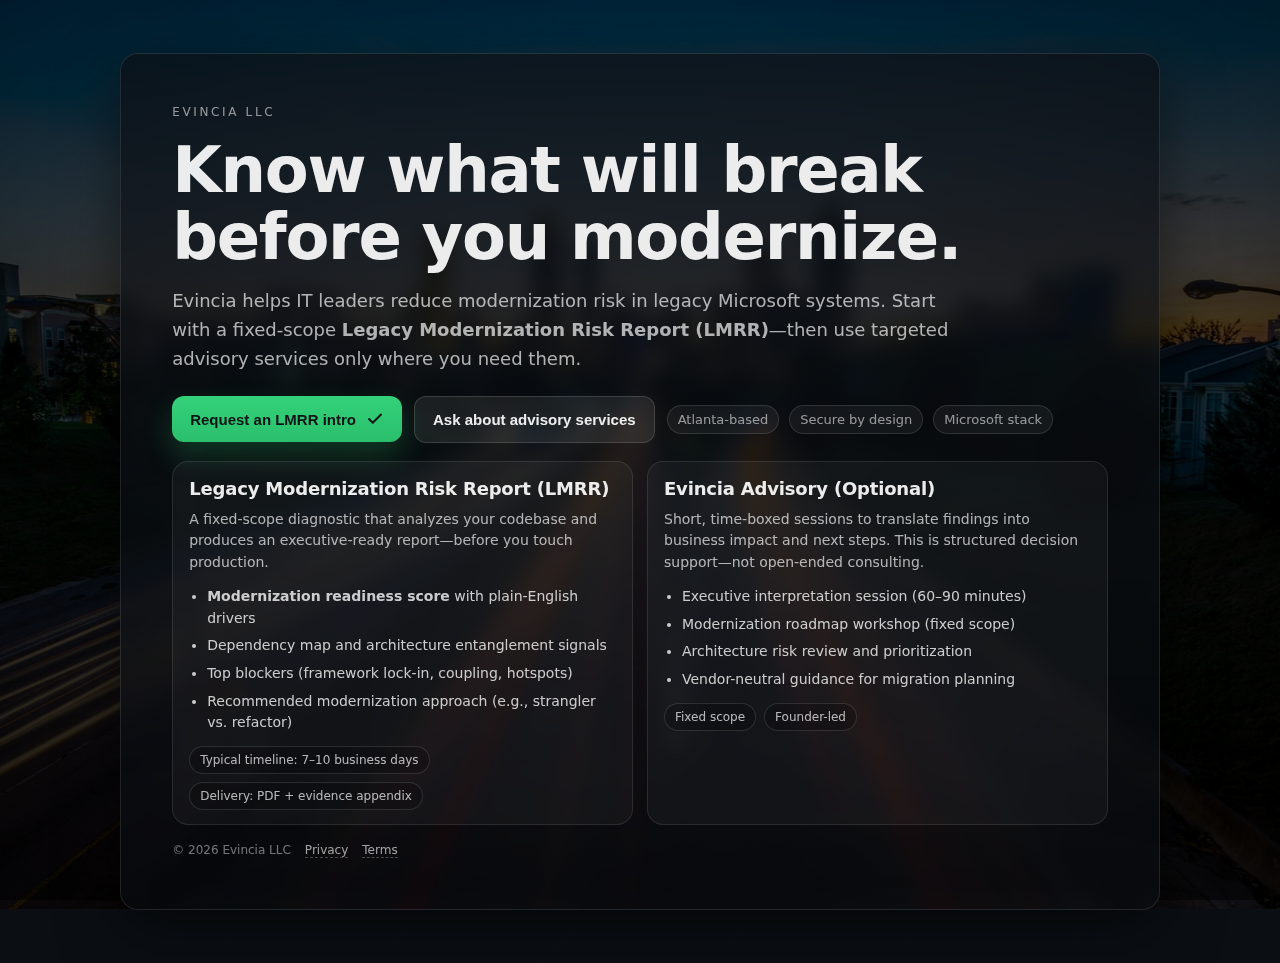
<file: index.html>
<!doctype html>
<html lang="en">
<head>
  <meta charset="utf-8" />
  <meta name="viewport" content="width=device-width, initial-scale=1" />
  <title>Evincia LLC — Legacy Risk Intelligence</title>
  <meta name="description" content="Evincia helps IT leaders modernize legacy systems safely. Get a Legacy Modernization Risk Report (LMRR) to understand what will break before you migrate." />

  <link rel="stylesheet" href="css/main.css" />
  <script src="js/main.js" defer></script>
</head>

<body>
  <a class="skip" href="#content">Skip to content</a>

  <div class="bg" aria-hidden="true"></div>
  <div class="vignette" aria-hidden="true"></div>
  <div class="lines" aria-hidden="true"></div>

  <main class="wrap" id="content">
    <section class="hero" aria-label="Evincia overview">
      <div class="brand">EVINCIA LLC</div>

      <h1>Know what will break<br/>before you modernize.</h1>

      <p class="sub">
        Evincia helps IT leaders reduce modernization risk in legacy Microsoft systems.
        Start with a fixed-scope <strong>Legacy Modernization Risk Report (LMRR)</strong>—then use
        targeted advisory services only where you need them.
      </p>

      <div class="actions">
        <button class="btn" id="ctaRisk" type="button">
          Request an LMRR intro
          <span class="icon" aria-hidden="true">
            <svg viewBox="0 0 24 24" fill="none">
              <path d="M20 6L9 17l-5-5" stroke="currentColor" stroke-width="2.6" stroke-linecap="round" stroke-linejoin="round"/>
            </svg>
          </span>
        </button>

        <button class="btn btn-ghost" id="ctaAdvisory" type="button">
          Ask about advisory services
        </button>

        <div class="meta" aria-label="Highlights">
          <span class="pill">Atlanta-based</span>
          <span class="pill">Secure by design</span>
          <span class="pill">Microsoft stack</span>
        </div>
      </div>

      <div class="cards" role="list" aria-label="Offerings">
        <article class="card" role="listitem" aria-label="Legacy Modernization Risk Report">
          <h2>Legacy Modernization Risk Report (LMRR)</h2>
          <p class="card-sub">
            A fixed-scope diagnostic that analyzes your codebase and produces an executive-ready
            report—before you touch production.
          </p>
          <ul class="bullets">
            <li><strong>Modernization readiness score</strong> with plain-English drivers</li>
            <li>Dependency map and architecture entanglement signals</li>
            <li>Top blockers (framework lock-in, coupling, hotspots)</li>
            <li>Recommended modernization approach (e.g., strangler vs. refactor)</li>
          </ul>
          <div class="card-meta">
            <span class="tag">Typical timeline: 7–10 business days</span>
            <span class="tag">Delivery: PDF + evidence appendix</span>
          </div>
        </article>

        <article class="card" role="listitem" aria-label="Evincia advisory services">
          <h2>Evincia Advisory (Optional)</h2>
          <p class="card-sub">
            Short, time-boxed sessions to translate findings into business impact and next steps.
            This is structured decision support—not open-ended consulting.
          </p>
          <ul class="bullets">
            <li>Executive interpretation session (60–90 minutes)</li>
            <li>Modernization roadmap workshop (fixed scope)</li>
            <li>Architecture risk review and prioritization</li>
            <li>Vendor-neutral guidance for migration planning</li>
          </ul>
          <div class="card-meta">
            <span class="tag">Fixed scope</span>
            <span class="tag">Founder-led</span>
          </div>
        </article>
      </div>

      <div class="fineprint">
        <span>© <span id="year"></span> Evincia LLC</span>
        <a href="privacy.html">Privacy</a>
        <a href="terms.html">Terms</a>
      </div>
    </section>
  </main>
</body>
</html>
</file>
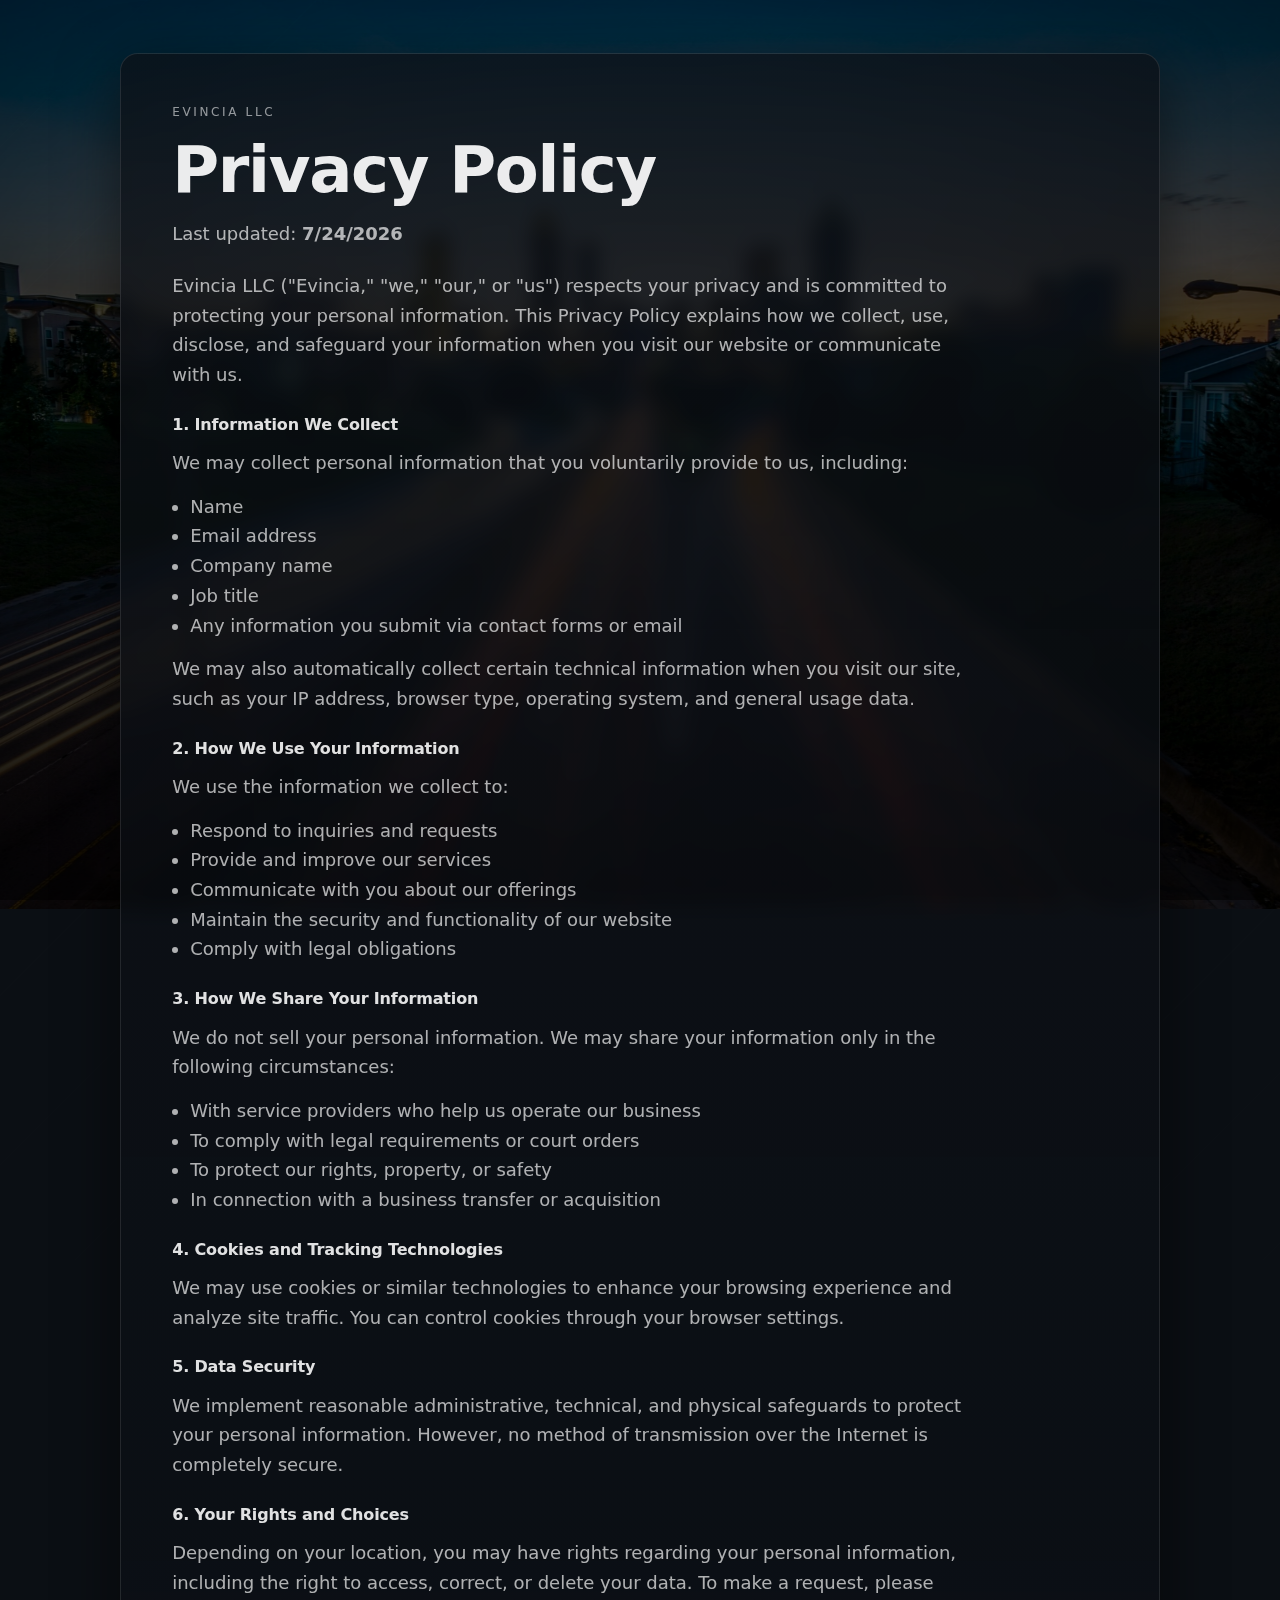
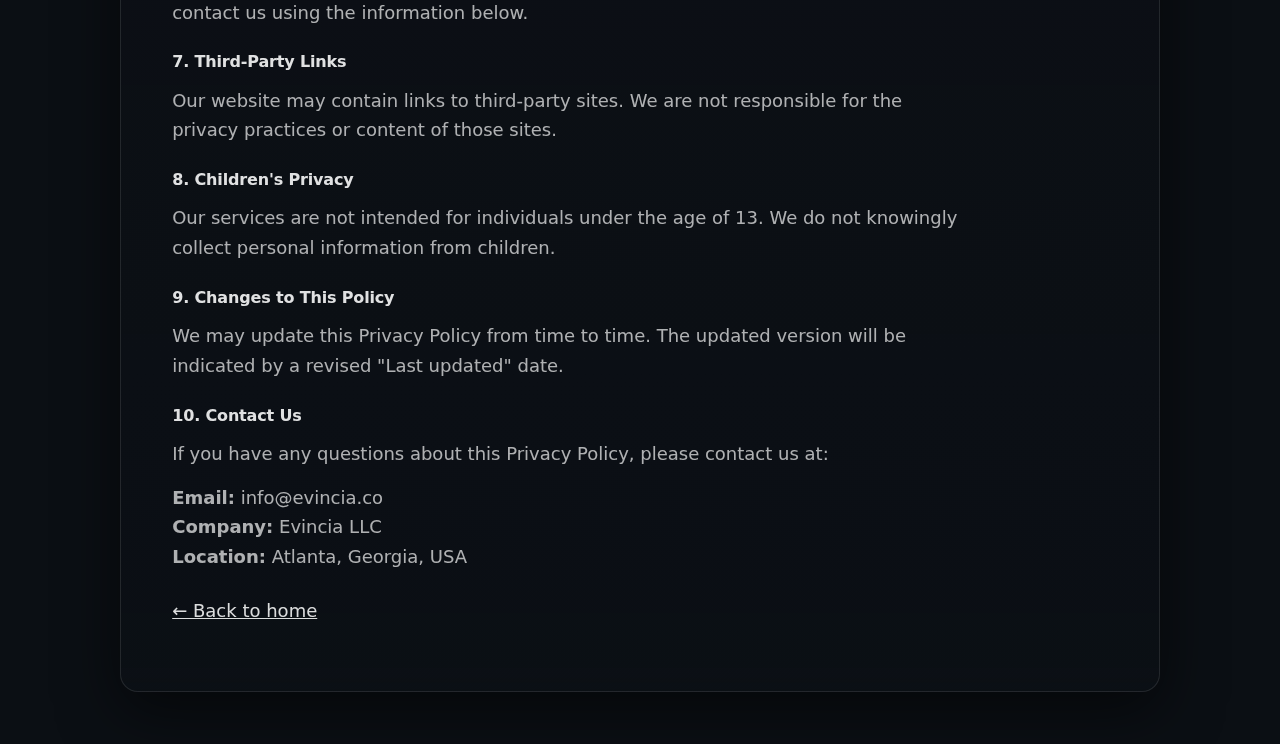
<file: privacy.html>
<!doctype html>
<html lang="en">
<head>
  <meta charset="utf-8" />
  <meta name="viewport" content="width=device-width, initial-scale=1" />
  <title>Privacy Policy — Evincia LLC</title>
  <meta name="description" content="Privacy Policy for Evincia LLC" />
  <link rel="stylesheet" href="css/main.css" />
  <script src="js/main.js" defer></script>
</head>

<body>
  <div class="bg" aria-hidden="true"></div>
  <div class="vignette" aria-hidden="true"></div>
  <div class="lines" aria-hidden="true"></div>

  <main class="wrap">
    <section class="hero" role="region" aria-label="Privacy Policy">
      <div class="brand">EVINCIA LLC</div>

      <h1>Privacy Policy</h1>

      <p class="sub">
        Last updated: <strong><span id="date"></span></strong>
      </p>

      <div class="policy">
        <p>
          Evincia LLC ("Evincia," "we," "our," or "us") respects your privacy and is committed
          to protecting your personal information. This Privacy Policy explains how we collect,
          use, disclose, and safeguard your information when you visit our website or
          communicate with us.
        </p>

        <h2>1. Information We Collect</h2>
        <p>
          We may collect personal information that you voluntarily provide to us, including:
        </p>
        <ul>
          <li>Name</li>
          <li>Email address</li>
          <li>Company name</li>
          <li>Job title</li>
          <li>Any information you submit via contact forms or email</li>
        </ul>

        <p>
          We may also automatically collect certain technical information when you visit our site,
          such as your IP address, browser type, operating system, and general usage data.
        </p>

        <h2>2. How We Use Your Information</h2>
        <p>
          We use the information we collect to:
        </p>
        <ul>
          <li>Respond to inquiries and requests</li>
          <li>Provide and improve our services</li>
          <li>Communicate with you about our offerings</li>
          <li>Maintain the security and functionality of our website</li>
          <li>Comply with legal obligations</li>
        </ul>

        <h2>3. How We Share Your Information</h2>
        <p>
          We do not sell your personal information. We may share your information only in the
          following circumstances:
        </p>
        <ul>
          <li>With service providers who help us operate our business</li>
          <li>To comply with legal requirements or court orders</li>
          <li>To protect our rights, property, or safety</li>
          <li>In connection with a business transfer or acquisition</li>
        </ul>

        <h2>4. Cookies and Tracking Technologies</h2>
        <p>
          We may use cookies or similar technologies to enhance your browsing experience and
          analyze site traffic. You can control cookies through your browser settings.
        </p>

        <h2>5. Data Security</h2>
        <p>
          We implement reasonable administrative, technical, and physical safeguards to protect
          your personal information. However, no method of transmission over the Internet is
          completely secure.
        </p>

        <h2>6. Your Rights and Choices</h2>
        <p>
          Depending on your location, you may have rights regarding your personal information,
          including the right to access, correct, or delete your data. To make a request, please
          contact us using the information below.
        </p>

        <h2>7. Third-Party Links</h2>
        <p>
          Our website may contain links to third-party sites. We are not responsible for the
          privacy practices or content of those sites.
        </p>

        <h2>8. Children's Privacy</h2>
        <p>
          Our services are not intended for individuals under the age of 13. We do not knowingly
          collect personal information from children.
        </p>

        <h2>9. Changes to This Policy</h2>
        <p>
          We may update this Privacy Policy from time to time. The updated version will be
          indicated by a revised "Last updated" date.
        </p>

        <h2>10. Contact Us</h2>
        <p>
          If you have any questions about this Privacy Policy, please contact us at:
        </p>
        <p>
          <strong>Email:</strong> info@evincia.co<br/>
          <strong>Company:</strong> Evincia LLC<br/>
          <strong>Location:</strong> Atlanta, Georgia, USA
        </p>

        <p style="margin-top: 24px;">
          <a href="index.html">← Back to home</a>
        </p>
      </div>
    </section>
  </main>

  <script>
    document.getElementById("date").textContent = new Date().toLocaleDateString();
  </script>
</body>
</html>
</file>
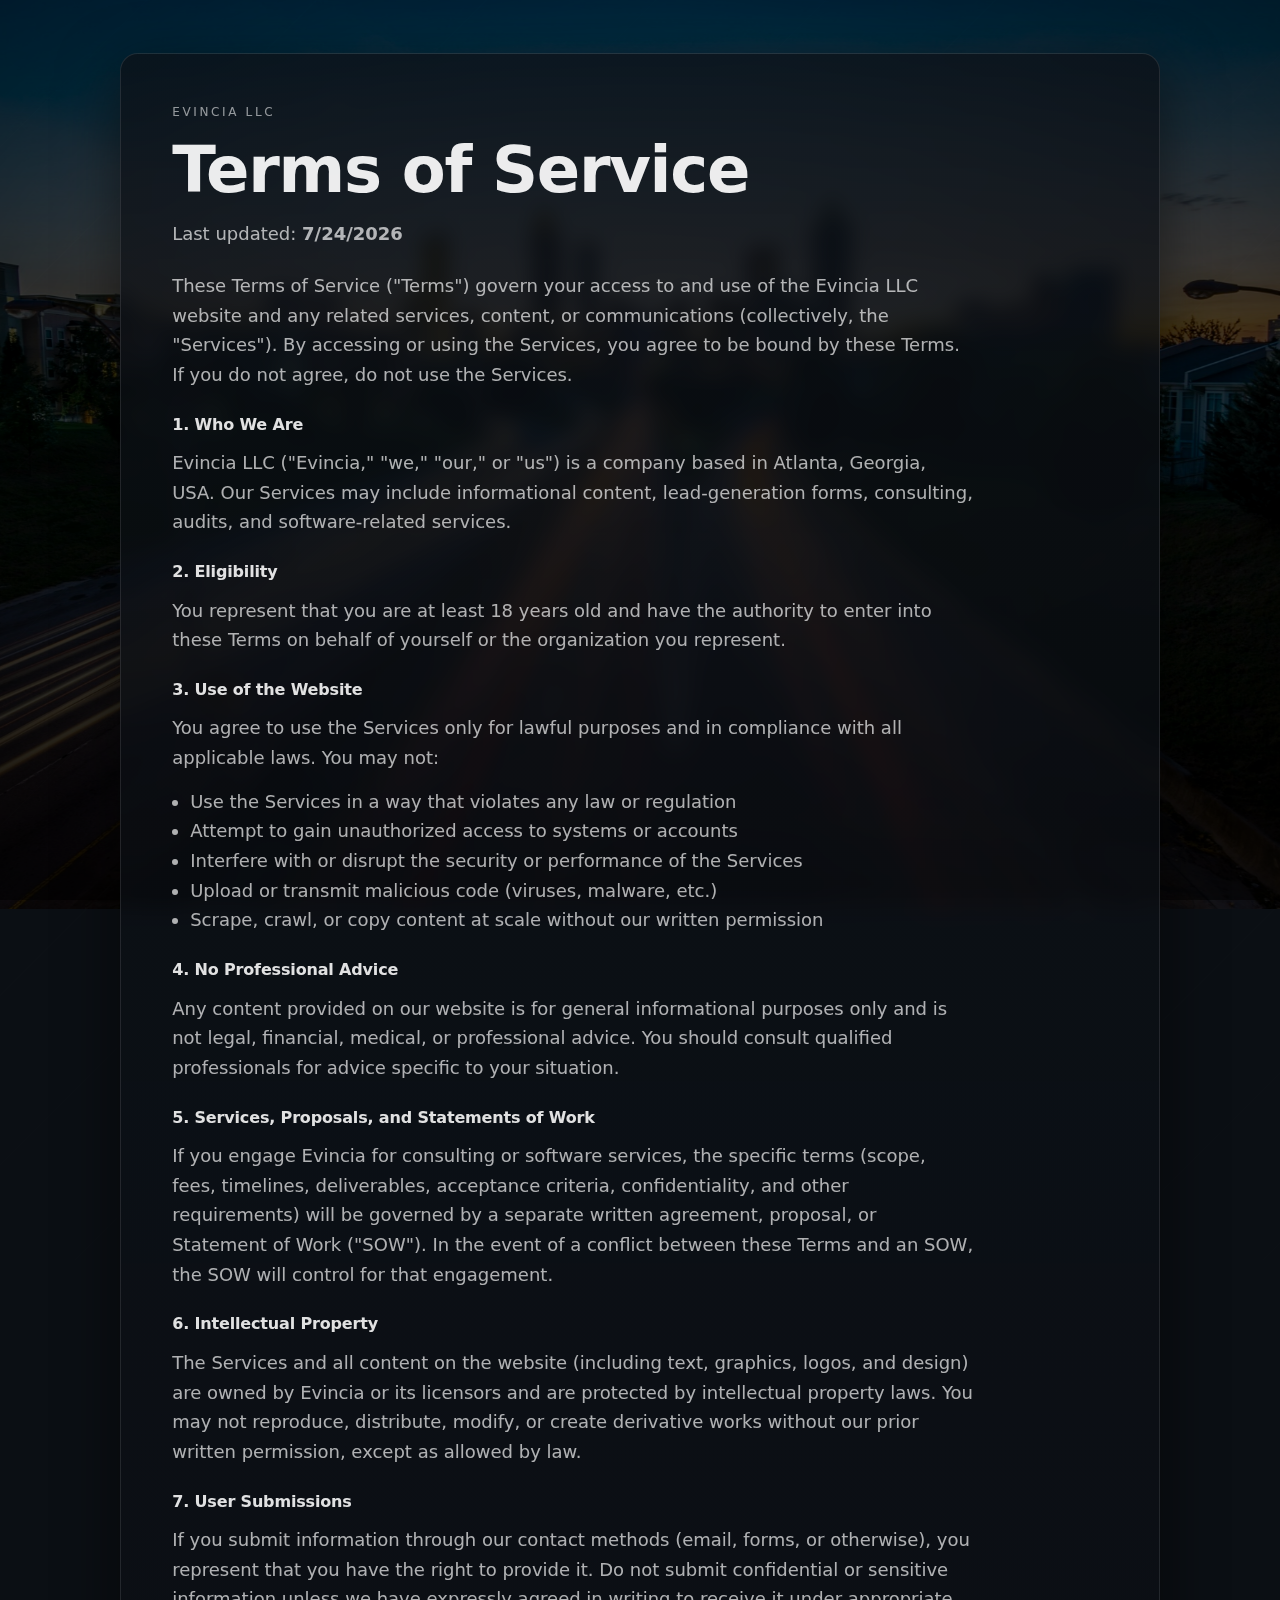
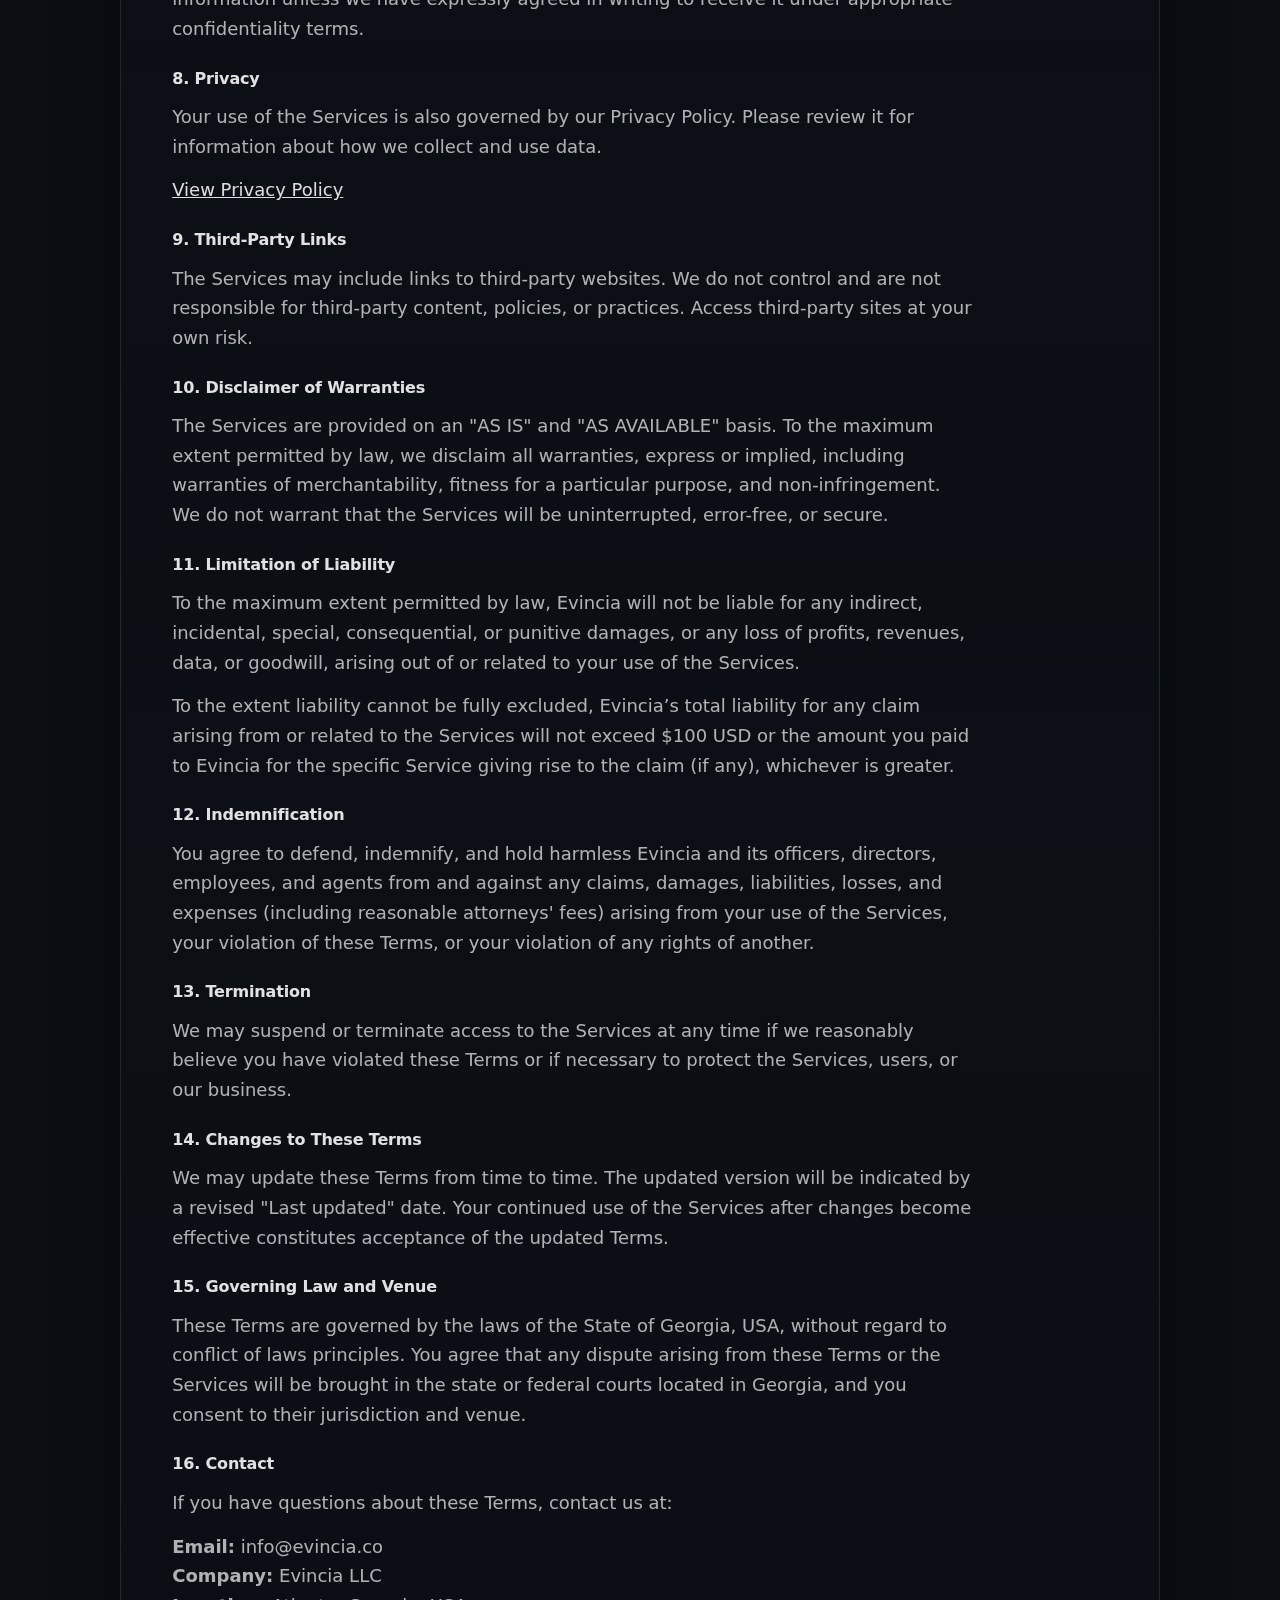
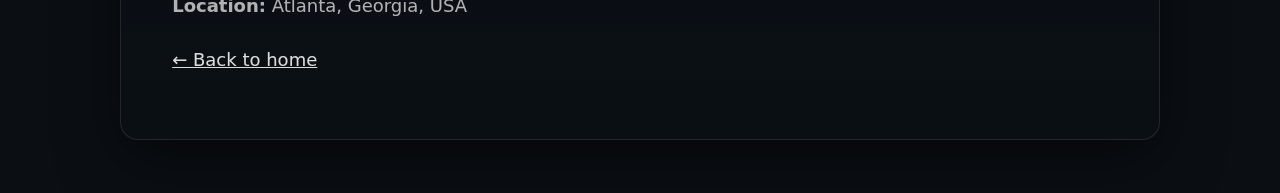
<file: terms.html>
<!doctype html>
<html lang="en">
<head>
  <meta charset="utf-8" />
  <meta name="viewport" content="width=device-width, initial-scale=1" />
  <title>Terms of Service — Evincia LLC</title>
  <meta name="description" content="Terms of Service for Evincia LLC" />
  <link rel="stylesheet" href="css/main.css" />
  <script src="js/main.js" defer></script>
</head>

<body>
  <div class="bg" aria-hidden="true"></div>
  <div class="vignette" aria-hidden="true"></div>
  <div class="lines" aria-hidden="true"></div>

  <main class="wrap">
    <section class="hero" role="region" aria-label="Terms of Service">
      <div class="brand">EVINCIA LLC</div>

      <h1>Terms of Service</h1>

      <p class="sub">
        Last updated: <strong><span id="date"></span></strong>
      </p>

      <div class="policy">
        <p>
          These Terms of Service ("Terms") govern your access to and use of the Evincia LLC
          website and any related services, content, or communications (collectively, the
          "Services"). By accessing or using the Services, you agree to be bound by these Terms.
          If you do not agree, do not use the Services.
        </p>

        <h2>1. Who We Are</h2>
        <p>
          Evincia LLC ("Evincia," "we," "our," or "us") is a company based in Atlanta, Georgia,
          USA. Our Services may include informational content, lead-generation forms, consulting,
          audits, and software-related services.
        </p>

        <h2>2. Eligibility</h2>
        <p>
          You represent that you are at least 18 years old and have the authority to enter into
          these Terms on behalf of yourself or the organization you represent.
        </p>

        <h2>3. Use of the Website</h2>
        <p>
          You agree to use the Services only for lawful purposes and in compliance with all
          applicable laws. You may not:
        </p>
        <ul>
          <li>Use the Services in a way that violates any law or regulation</li>
          <li>Attempt to gain unauthorized access to systems or accounts</li>
          <li>Interfere with or disrupt the security or performance of the Services</li>
          <li>Upload or transmit malicious code (viruses, malware, etc.)</li>
          <li>Scrape, crawl, or copy content at scale without our written permission</li>
        </ul>

        <h2>4. No Professional Advice</h2>
        <p>
          Any content provided on our website is for general informational purposes only and is
          not legal, financial, medical, or professional advice. You should consult qualified
          professionals for advice specific to your situation.
        </p>

        <h2>5. Services, Proposals, and Statements of Work</h2>
        <p>
          If you engage Evincia for consulting or software services, the specific terms (scope,
          fees, timelines, deliverables, acceptance criteria, confidentiality, and other
          requirements) will be governed by a separate written agreement, proposal, or Statement
          of Work ("SOW"). In the event of a conflict between these Terms and an SOW, the SOW will
          control for that engagement.
        </p>

        <h2>6. Intellectual Property</h2>
        <p>
          The Services and all content on the website (including text, graphics, logos, and
          design) are owned by Evincia or its licensors and are protected by intellectual
          property laws. You may not reproduce, distribute, modify, or create derivative works
          without our prior written permission, except as allowed by law.
        </p>

        <h2>7. User Submissions</h2>
        <p>
          If you submit information through our contact methods (email, forms, or otherwise), you
          represent that you have the right to provide it. Do not submit confidential or
          sensitive information unless we have expressly agreed in writing to receive it under
          appropriate confidentiality terms.
        </p>

        <h2>8. Privacy</h2>
        <p>
          Your use of the Services is also governed by our Privacy Policy. Please review it for
          information about how we collect and use data.
        </p>
        <p>
          <a href="privacy.html">View Privacy Policy</a>
        </p>

        <h2>9. Third-Party Links</h2>
        <p>
          The Services may include links to third-party websites. We do not control and are not
          responsible for third-party content, policies, or practices. Access third-party sites
          at your own risk.
        </p>

        <h2>10. Disclaimer of Warranties</h2>
        <p>
          The Services are provided on an "AS IS" and "AS AVAILABLE" basis. To the maximum extent
          permitted by law, we disclaim all warranties, express or implied, including warranties
          of merchantability, fitness for a particular purpose, and non-infringement. We do not
          warrant that the Services will be uninterrupted, error-free, or secure.
        </p>

        <h2>11. Limitation of Liability</h2>
        <p>
          To the maximum extent permitted by law, Evincia will not be liable for any indirect,
          incidental, special, consequential, or punitive damages, or any loss of profits,
          revenues, data, or goodwill, arising out of or related to your use of the Services.
        </p>
        <p>
          To the extent liability cannot be fully excluded, Evincia’s total liability for any
          claim arising from or related to the Services will not exceed $100 USD or the amount
          you paid to Evincia for the specific Service giving rise to the claim (if any),
          whichever is greater.
        </p>

        <h2>12. Indemnification</h2>
        <p>
          You agree to defend, indemnify, and hold harmless Evincia and its officers, directors,
          employees, and agents from and against any claims, damages, liabilities, losses, and
          expenses (including reasonable attorneys' fees) arising from your use of the Services,
          your violation of these Terms, or your violation of any rights of another.
        </p>

        <h2>13. Termination</h2>
        <p>
          We may suspend or terminate access to the Services at any time if we reasonably believe
          you have violated these Terms or if necessary to protect the Services, users, or our
          business.
        </p>

        <h2>14. Changes to These Terms</h2>
        <p>
          We may update these Terms from time to time. The updated version will be indicated by
          a revised "Last updated" date. Your continued use of the Services after changes become
          effective constitutes acceptance of the updated Terms.
        </p>

        <h2>15. Governing Law and Venue</h2>
        <p>
          These Terms are governed by the laws of the State of Georgia, USA, without regard to
          conflict of laws principles. You agree that any dispute arising from these Terms or the
          Services will be brought in the state or federal courts located in Georgia, and you
          consent to their jurisdiction and venue.
        </p>

        <h2>16. Contact</h2>
        <p>
          If you have questions about these Terms, contact us at:
        </p>
        <p>
          <strong>Email:</strong> info@evincia.co<br/>
          <strong>Company:</strong> Evincia LLC<br/>
          <strong>Location:</strong> Atlanta, Georgia, USA
        </p>

        <p style="margin-top: 24px;">
          <a href="index.html">← Back to home</a>
        </p>
      </div>
    </section>
  </main>

  <script>
    document.getElementById("date").textContent = new Date().toLocaleDateString();
  </script>
</body>
</html>
</file>
<file: css/main.css>
:root{
  --bg0: #0b0f14;
  --text: rgba(255,255,255,0.92);
  --muted: rgba(255,255,255,0.68);
  --muted2: rgba(255,255,255,0.56);
  --accent: #34d17a;
  --accent2: #2bbf6d;
  --shadow: 0 18px 60px rgba(0,0,0,0.55);

  --maxw: 1040px;
  --pad: clamp(18px, 3.5vw, 44px);
  --h1: clamp(36px, 6vw, 64px);
  --p: clamp(14px, 1.6vw, 18px);
  --brand: 12px;
  --radius: 18px;
}

*{ box-sizing: border-box; }
html, body { height: 100%; }

body{
  margin: 0;
  font-family: ui-sans-serif, system-ui, -apple-system, Segoe UI, Roboto, Helvetica, Arial, "Apple Color Emoji","Segoe UI Emoji";
  color: var(--text);
  background: var(--bg0);
  overflow-x: hidden;
}

.skip{
  position: absolute;
  left: -9999px;
  top: 8px;
  padding: 10px 12px;
  border-radius: 10px;
  background: rgba(12,16,22,0.92);
  color: var(--text);
  border: 1px solid rgba(255,255,255,0.18);
  z-index: 10;
}
.skip:focus{
  left: 12px;
}

/* Background photo */
.bg{
  position: fixed;
  inset: 0;
  background:
    linear-gradient(180deg, rgba(0,0,0,0.55), rgba(0,0,0,0.78)),
    url("../images/atlanta.jpg");
  background-size: cover;
  background-position: center;
  transform: scale(1.02);
  filter: saturate(1.05) contrast(1.02);
  z-index: -3;
}

/* Subtle vignette */
.vignette{
  position: fixed;
  inset: 0;
  background:
    radial-gradient(1200px 800px at 50% 45%, rgba(0,0,0,0.00), rgba(0,0,0,0.62));
  z-index: -2;
  pointer-events: none;
}

/* Diagonal line texture */
.lines{
  position: fixed;
  inset: -40%;
  background:
    repeating-linear-gradient(
      135deg,
      rgba(255,255,255,0.06) 0px,
      rgba(255,255,255,0.06) 1px,
      rgba(255,255,255,0.00) 1px,
      rgba(255,255,255,0.00) 120px
    );
  opacity: 0.18;
  transform: rotate(0.0001deg);
  z-index: -1;
  pointer-events: none;
  mix-blend-mode: overlay;
}

/* Layout */
.wrap{
  min-height: 100%;
  display: grid;
  place-items: center;
  padding: calc(var(--pad) * 1.2) var(--pad);
}

.hero{
  width: min(var(--maxw), 100%);
  padding: clamp(24px, 4vw, 60px);
  border-radius: var(--radius);
  background: linear-gradient(180deg, rgba(12,16,22,0.74), rgba(12,16,22,0.46));
  border: 1px solid rgba(255,255,255,0.10);
  box-shadow: var(--shadow);
  backdrop-filter: blur(10px);
}

.brand{
  letter-spacing: 0.22em;
  font-size: var(--brand);
  text-transform: uppercase;
  color: var(--muted2);
  margin-bottom: 18px;
}

h1{
  font-size: var(--h1);
  line-height: 1.05;
  margin: 0 0 16px;
  font-weight: 760;
  letter-spacing: -0.02em;
}

h2{
  font-size: 18px;
  margin: 0 0 10px;
  font-weight: 740;
  letter-spacing: -0.01em;
}

.sub{
  max-width: 70ch;
  font-size: var(--p);
  line-height: 1.6;
  color: var(--muted);
  margin: 0 0 22px;
}

.actions{
  display: flex;
  gap: 12px;
  align-items: center;
  flex-wrap: wrap;
  margin-top: 8px;
  margin-bottom: 18px;
}

.btn{
  appearance: none;
  border: none;
  cursor: pointer;
  padding: 14px 18px;
  border-radius: 12px;
  background: linear-gradient(180deg, var(--accent), var(--accent2));
  color: rgba(10,14,18,0.96);
  font-weight: 750;
  font-size: 15px;
  display: inline-flex;
  align-items: center;
  gap: 10px;
  box-shadow: 0 14px 30px rgba(52, 209, 122, 0.22);
  transition: transform 120ms ease, filter 120ms ease, box-shadow 120ms ease;
}

.btn:hover{
  transform: translateY(-1px);
  filter: brightness(1.02);
  box-shadow: 0 18px 36px rgba(52, 209, 122, 0.26);
}

.btn:active{
  transform: translateY(0px) scale(0.99);
}

.btn:focus-visible{
  outline: 3px solid rgba(52, 209, 122, 0.45);
  outline-offset: 3px;
}

.btn .icon{
  width: 18px;
  height: 18px;
  display: inline-block;
}

.btn-ghost{
  background: rgba(255,255,255,0.08);
  color: var(--text);
  border: 1px solid rgba(255,255,255,0.14);
  box-shadow: none;
}
.btn-ghost:hover{
  transform: translateY(-1px);
  filter: none;
  box-shadow: 0 10px 24px rgba(0,0,0,0.25);
}

.meta{
  display: flex;
  align-items: center;
  gap: 10px;
  color: var(--muted2);
  font-size: 13px;
}

.pill{
  border: 1px solid rgba(255,255,255,0.12);
  background: rgba(255,255,255,0.05);
  border-radius: 999px;
  padding: 6px 10px;
}

/* Offer cards */
.cards{
  display: grid;
  grid-template-columns: 1fr 1fr;
  gap: 14px;
  margin-top: 14px;
}

.card{
  border: 1px solid rgba(255,255,255,0.10);
  background: rgba(255,255,255,0.04);
  border-radius: 16px;
  padding: 16px 16px 14px;
}

.card-sub{
  margin: 0 0 12px;
  color: var(--muted);
  line-height: 1.55;
  font-size: 14px;
  max-width: 70ch;
}

.bullets{
  margin: 0 0 12px;
  padding-left: 18px;
  color: rgba(255,255,255,0.78);
  line-height: 1.55;
  font-size: 14px;
}
.bullets li{ margin: 6px 0; }

.card-meta{
  display: flex;
  flex-wrap: wrap;
  gap: 8px;
  margin-top: 10px;
}

.tag{
  font-size: 12px;
  color: rgba(255,255,255,0.70);
  border: 1px solid rgba(255,255,255,0.12);
  background: rgba(0,0,0,0.18);
  border-radius: 999px;
  padding: 6px 10px;
}

.fineprint{
  margin-top: 18px;
  display: flex;
  gap: 14px;
  flex-wrap: wrap;
  color: rgba(255,255,255,0.44);
  font-size: 12px;
}

.fineprint a{
  color: rgba(255,255,255,0.62);
  text-decoration: none;
  border-bottom: 1px dashed rgba(255,255,255,0.26);
}

.fineprint a:hover{
  color: rgba(255,255,255,0.86);
  border-bottom-color: rgba(255,255,255,0.42);
}

@media (max-width: 860px){
  .cards{ grid-template-columns: 1fr; }
}

@media (max-width: 640px){
  .hero{ padding: 22px; }
  h1{ letter-spacing: -0.01em; }
  .actions{ gap: 10px; }
  .btn{ width: 100%; justify-content: center; }
  .meta{ width: 100%; flex-wrap: wrap; }
}


/* Policy pages */
.policy{
  max-width: 70ch;
  color: var(--muted);
  font-size: var(--p);
  line-height: 1.65;
}
.policy h2{
  margin-top: 22px;
  font-size: 16px;
  color: rgba(255,255,255,0.88);
}
.policy p{ margin: 0 0 14px; }
.policy ul{ margin: 0 0 14px; padding-left: 18px; }
.policy a{ color: rgba(255,255,255,0.86); }
</file>
